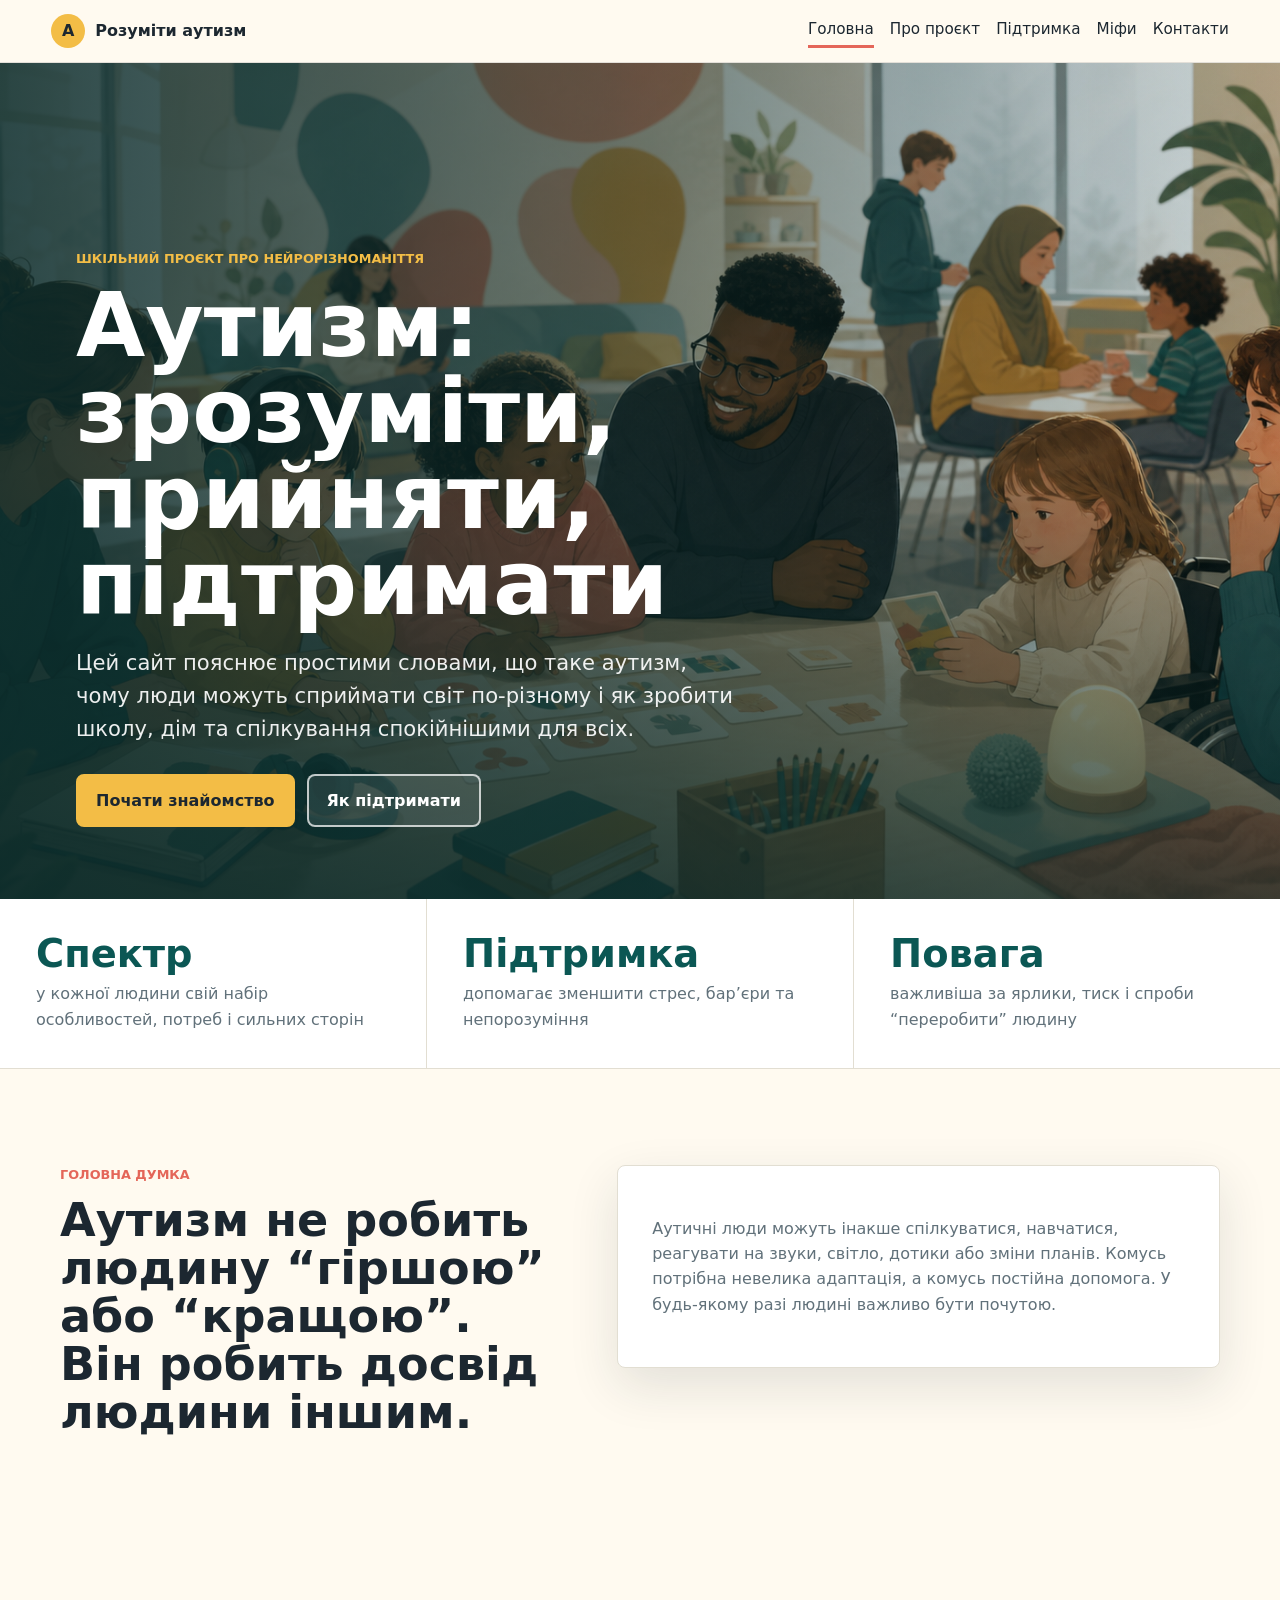
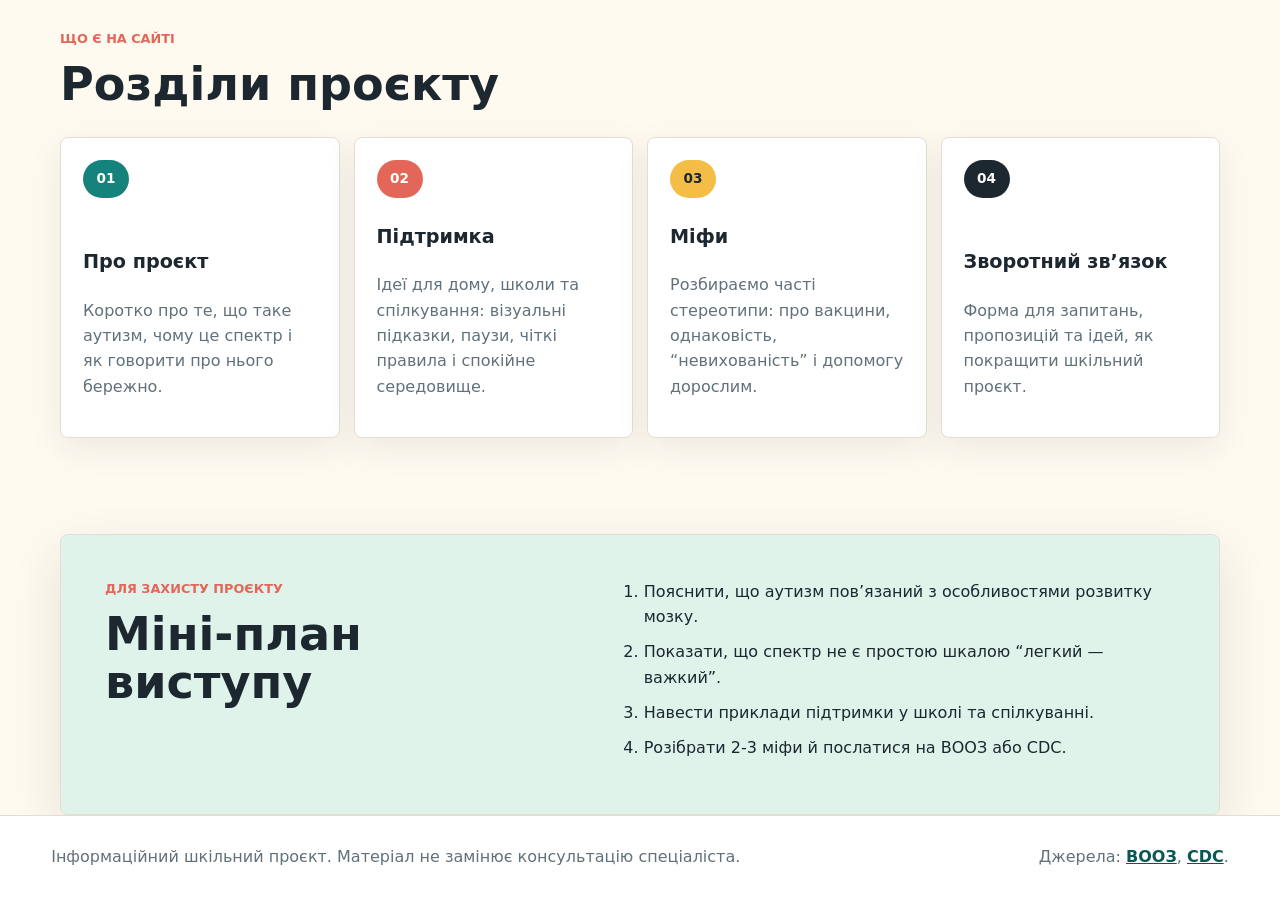
<file: index.html>
<!doctype html>
<html lang="uk">
  <head>
    <meta charset="utf-8">
    <meta name="viewport" content="width=device-width, initial-scale=1">
    <title>Розуміти аутизм | Шкільний проєкт</title>
    <meta name="description" content="Дружній шкільний сайт українською мовою про аутизм, підтримку та нейрорізноманіття.">
    <link rel="stylesheet" href="styles.css">
  </head>
  <body>
    <header class="site-header">
      <a class="brand" href="index.html"><span aria-hidden="true">A</span>Розуміти аутизм</a>
      <nav aria-label="Основна навігація">
        <a href="index.html" aria-current="page">Головна</a>
        <a href="about.html">Про проєкт</a>
        <a href="support.html">Підтримка</a>
        <a href="myths.html">Міфи</a>
        <a href="contact.html">Контакти</a>
      </nav>
    </header>

    <main>
      <section class="hero">
        <img src="assets/autism-support-hero.png" alt="Люди спілкуються та навчаються у спокійному інклюзивному просторі">
        <div class="hero-shade"></div>
        <div class="hero-content">
          <p class="kicker">Шкільний проєкт про нейрорізноманіття</p>
          <h1>Аутизм: зрозуміти, прийняти, підтримати</h1>
          <p class="lead">
            Цей сайт пояснює простими словами, що таке аутизм, чому люди можуть сприймати світ по-різному
            і як зробити школу, дім та спілкування спокійнішими для всіх.
          </p>
          <div class="actions">
            <a class="button primary" href="about.html">Почати знайомство</a>
            <a class="button ghost" href="support.html">Як підтримати</a>
          </div>
        </div>
      </section>

      <section class="facts-strip" aria-label="Ключові факти">
        <article>
          <strong>Спектр</strong>
          <span>у кожної людини свій набір особливостей, потреб і сильних сторін</span>
        </article>
        <article>
          <strong>Підтримка</strong>
          <span>допомагає зменшити стрес, бар’єри та непорозуміння</span>
        </article>
        <article>
          <strong>Повага</strong>
          <span>важливіша за ярлики, тиск і спроби “переробити” людину</span>
        </article>
      </section>

      <section class="section intro-grid">
        <div>
          <p class="kicker">Головна думка</p>
          <h2>Аутизм не робить людину “гіршою” або “кращою”. Він робить досвід людини іншим.</h2>
        </div>
        <div class="friendly-note">
          <p>
            Аутичні люди можуть інакше спілкуватися, навчатися, реагувати на звуки, світло, дотики або зміни планів.
            Комусь потрібна невелика адаптація, а комусь постійна допомога. У будь-якому разі людині важливо бути почутою.
          </p>
        </div>
      </section>

      <section class="section">
        <div class="section-head">
          <p class="kicker">Що є на сайті</p>
          <h2>Розділи проєкту</h2>
        </div>
        <div class="card-grid">
          <a class="card" href="about.html">
            <span class="badge teal">01</span>
            <h3>Про проєкт</h3>
            <p>Коротко про те, що таке аутизм, чому це спектр і як говорити про нього бережно.</p>
          </a>
          <a class="card" href="support.html">
            <span class="badge coral">02</span>
            <h3>Підтримка</h3>
            <p>Ідеї для дому, школи та спілкування: візуальні підказки, паузи, чіткі правила і спокійне середовище.</p>
          </a>
          <a class="card" href="myths.html">
            <span class="badge yellow">03</span>
            <h3>Міфи</h3>
            <p>Розбираємо часті стереотипи: про вакцини, однаковість, “невихованість” і допомогу дорослим.</p>
          </a>
          <a class="card" href="contact.html">
            <span class="badge ink">04</span>
            <h3>Зворотний зв’язок</h3>
            <p>Форма для запитань, пропозицій та ідей, як покращити шкільний проєкт.</p>
          </a>
        </div>
      </section>

      <section class="section soft-panel">
        <div>
          <p class="kicker">Для захисту проєкту</p>
          <h2>Міні-план виступу</h2>
        </div>
        <ol class="steps">
          <li>Пояснити, що аутизм пов’язаний з особливостями розвитку мозку.</li>
          <li>Показати, що спектр не є простою шкалою “легкий — важкий”.</li>
          <li>Навести приклади підтримки у школі та спілкуванні.</li>
          <li>Розібрати 2-3 міфи й послатися на ВООЗ або CDC.</li>
        </ol>
      </section>
    </main>

    <footer class="site-footer">
      <p>Інформаційний шкільний проєкт. Матеріал не замінює консультацію спеціаліста.</p>
      <p>
        Джерела:
        <a href="https://www.who.int/news-room/fact-sheets/detail/autism-spectrum-disorders">ВООЗ</a>,
        <a href="https://www.cdc.gov/autism/signs-symptoms/index.html">CDC</a>.
      </p>
    </footer>
  </body>
</html>
</file>
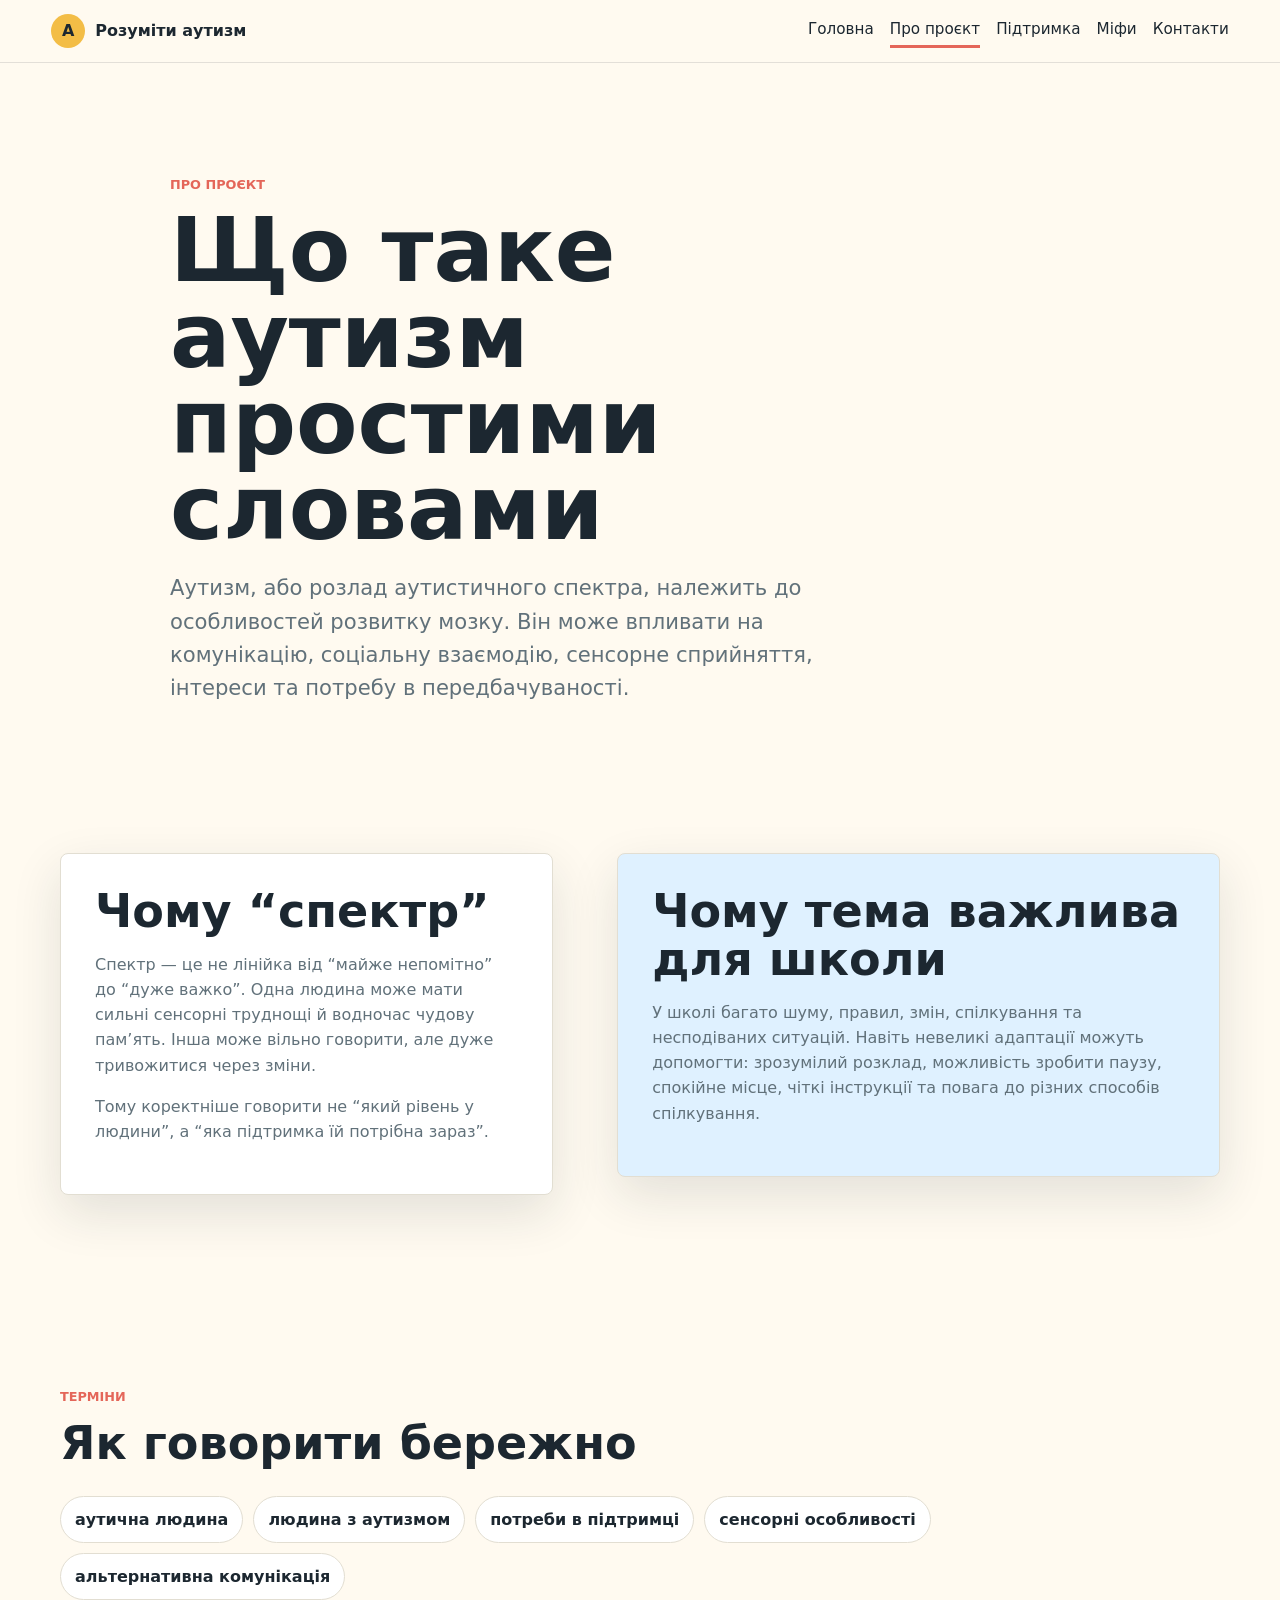
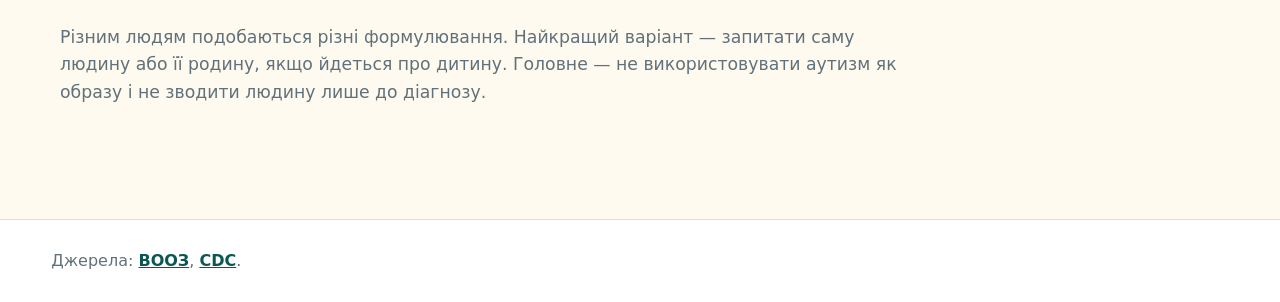
<file: about.html>
<!doctype html>
<html lang="uk">
  <head>
    <meta charset="utf-8">
    <meta name="viewport" content="width=device-width, initial-scale=1">
    <title>Про проєкт | Розуміти аутизм</title>
    <meta name="description" content="Що таке аутизм і чому важливо говорити про нього поважно.">
    <link rel="stylesheet" href="styles.css">
  </head>
  <body>
    <header class="site-header">
      <a class="brand" href="index.html"><span aria-hidden="true">A</span>Розуміти аутизм</a>
      <nav aria-label="Основна навігація">
        <a href="index.html">Головна</a>
        <a href="about.html" aria-current="page">Про проєкт</a>
        <a href="support.html">Підтримка</a>
        <a href="myths.html">Міфи</a>
        <a href="contact.html">Контакти</a>
      </nav>
    </header>

    <main class="page">
      <section class="page-hero compact">
        <p class="kicker">Про проєкт</p>
        <h1>Що таке аутизм простими словами</h1>
        <p class="lead dark">
          Аутизм, або розлад аутистичного спектра, належить до особливостей розвитку мозку.
          Він може впливати на комунікацію, соціальну взаємодію, сенсорне сприйняття, інтереси та потребу в передбачуваності.
        </p>
      </section>

      <section class="section two-column">
        <article class="text-block">
          <h2>Чому “спектр”</h2>
          <p>
            Спектр — це не лінійка від “майже непомітно” до “дуже важко”. Одна людина може мати сильні
            сенсорні труднощі й водночас чудову пам’ять. Інша може вільно говорити, але дуже тривожитися через зміни.
          </p>
          <p>
            Тому коректніше говорити не “який рівень у людини”, а “яка підтримка їй потрібна зараз”.
          </p>
        </article>
        <article class="text-block highlight">
          <h2>Чому тема важлива для школи</h2>
          <p>
            У школі багато шуму, правил, змін, спілкування та несподіваних ситуацій. Навіть невеликі адаптації можуть допомогти:
            зрозумілий розклад, можливість зробити паузу, спокійне місце, чіткі інструкції та повага до різних способів спілкування.
          </p>
        </article>
      </section>

      <section class="section">
        <div class="section-head">
          <p class="kicker">Терміни</p>
          <h2>Як говорити бережно</h2>
        </div>
        <div class="pill-list">
          <span>аутична людина</span>
          <span>людина з аутизмом</span>
          <span>потреби в підтримці</span>
          <span>сенсорні особливості</span>
          <span>альтернативна комунікація</span>
        </div>
        <p class="wide-copy">
          Різним людям подобаються різні формулювання. Найкращий варіант — запитати саму людину або її родину,
          якщо йдеться про дитину. Головне — не використовувати аутизм як образу і не зводити людину лише до діагнозу.
        </p>
      </section>
    </main>

    <footer class="site-footer">
      <p>Джерела: <a href="https://www.who.int/news-room/fact-sheets/detail/autism-spectrum-disorders">ВООЗ</a>, <a href="https://www.cdc.gov/autism/about/index.html">CDC</a>.</p>
    </footer>
  </body>
</html>
</file>
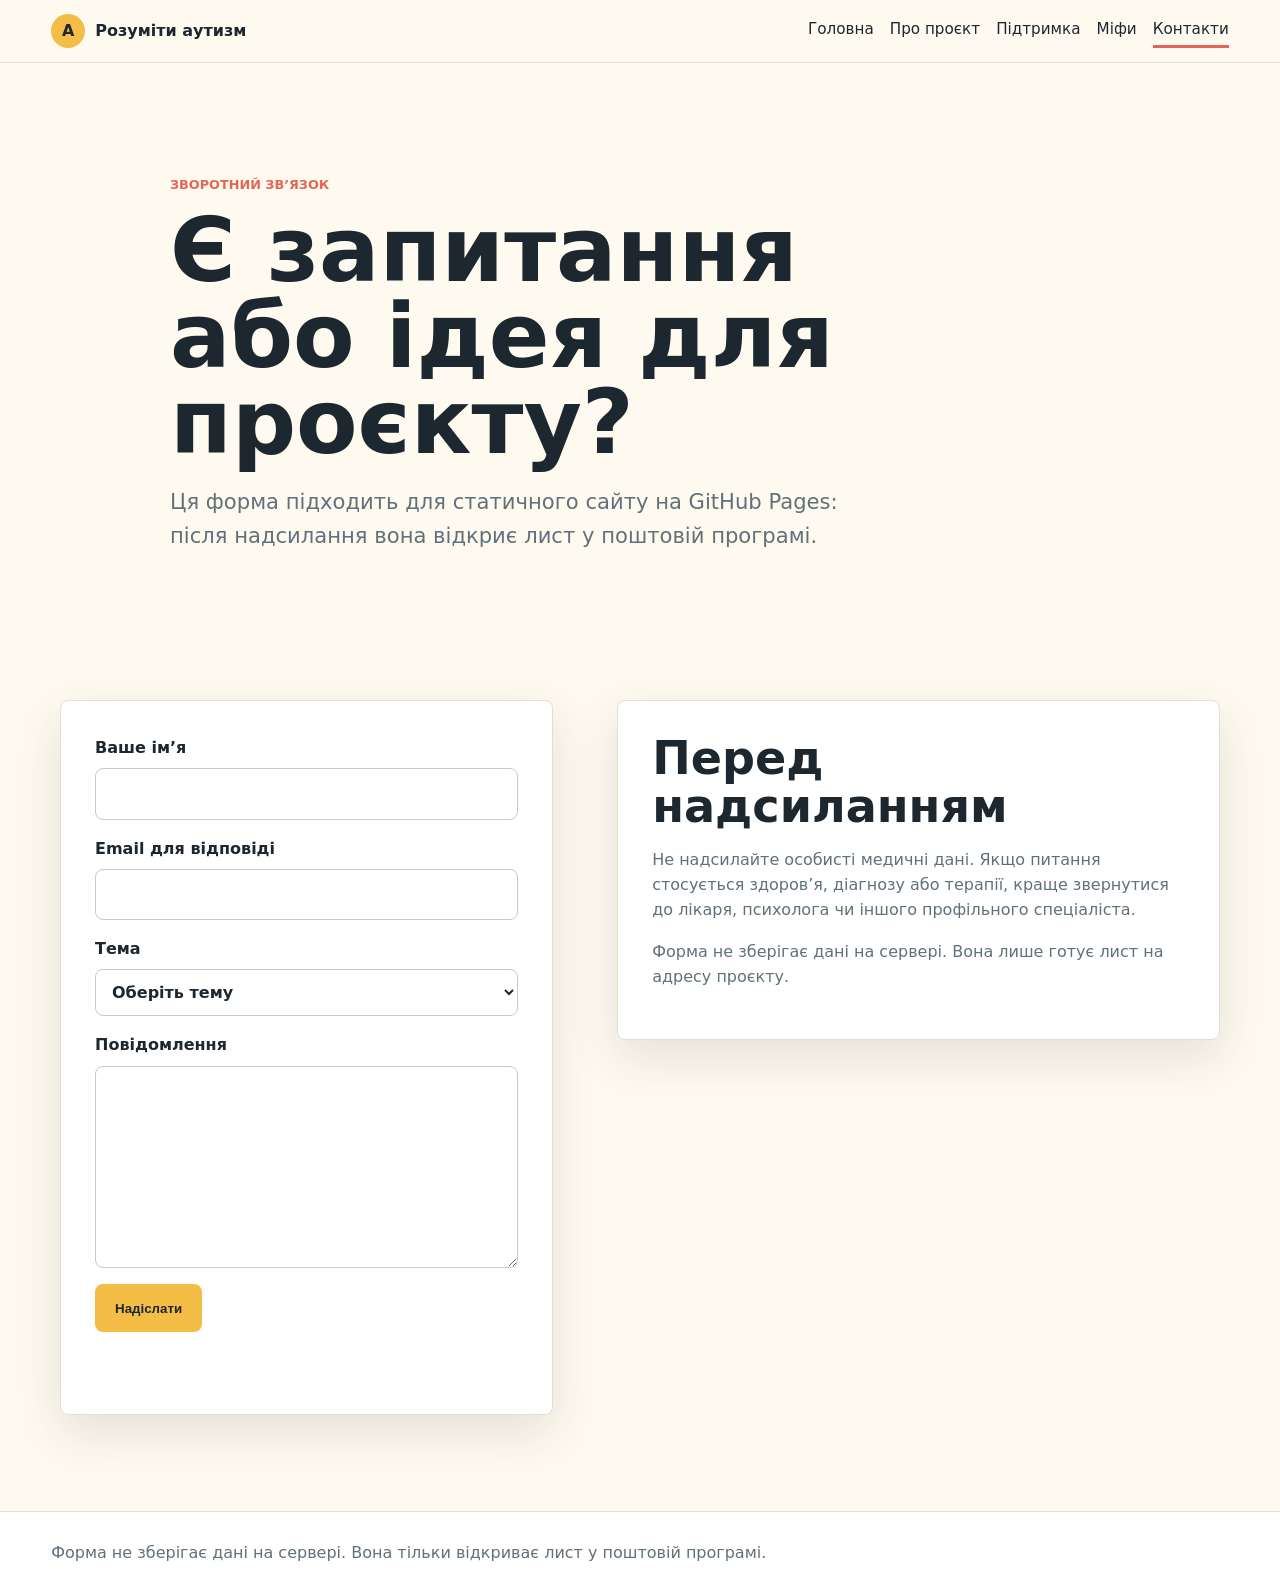
<file: contact.html>
<!doctype html>
<html lang="uk">
  <head>
    <meta charset="utf-8">
    <meta name="viewport" content="width=device-width, initial-scale=1">
    <title>Зворотний зв’язок | Розуміти аутизм</title>
    <meta name="description" content="Форма зворотного зв’язку для шкільного проєкту про аутизм.">
    <link rel="stylesheet" href="styles.css">
  </head>
  <body>
    <header class="site-header">
      <a class="brand" href="index.html"><span aria-hidden="true">A</span>Розуміти аутизм</a>
      <nav aria-label="Основна навігація">
        <a href="index.html">Головна</a>
        <a href="about.html">Про проєкт</a>
        <a href="support.html">Підтримка</a>
        <a href="myths.html">Міфи</a>
        <a href="contact.html" aria-current="page">Контакти</a>
      </nav>
    </header>

    <main class="page">
      <section class="page-hero compact">
        <p class="kicker">Зворотний зв’язок</p>
        <h1>Є запитання або ідея для проєкту?</h1>
        <p class="lead dark">
          Ця форма підходить для статичного сайту на GitHub Pages: після надсилання вона відкриє лист у поштовій програмі.
        </p>
      </section>

      <section class="section contact-layout">
        <form class="contact-form" id="feedbackForm">
          <label>
            Ваше ім’я
            <input name="name" type="text" autocomplete="name" required>
          </label>
          <label>
            Email для відповіді
            <input name="email" type="email" autocomplete="email" required>
          </label>
          <label>
            Тема
            <select name="topic" required>
              <option value="">Оберіть тему</option>
              <option>Запитання щодо змісту</option>
              <option>Ідея для шкільного проєкту</option>
              <option>Помилка на сайті</option>
              <option>Інше</option>
            </select>
          </label>
          <label>
            Повідомлення
            <textarea name="message" rows="7" required></textarea>
          </label>
          <button class="button primary form-button" type="submit">Надіслати</button>
          <p class="form-status" id="formStatus" role="status"></p>
        </form>

        <aside class="contact-note">
          <h2>Перед надсиланням</h2>
          <p>
            Не надсилайте особисті медичні дані. Якщо питання стосується здоров’я, діагнозу або терапії,
            краще звернутися до лікаря, психолога чи іншого профільного спеціаліста.
          </p>
          <p>
            Форма не зберігає дані на сервері. Вона лише готує лист на адресу проєкту.
          </p>
        </aside>
      </section>
    </main>

    <footer class="site-footer">
      <p>Форма не зберігає дані на сервері. Вона тільки відкриває лист у поштовій програмі.</p>
    </footer>
    <script src="contact.js"></script>
  </body>
</html>
</file>
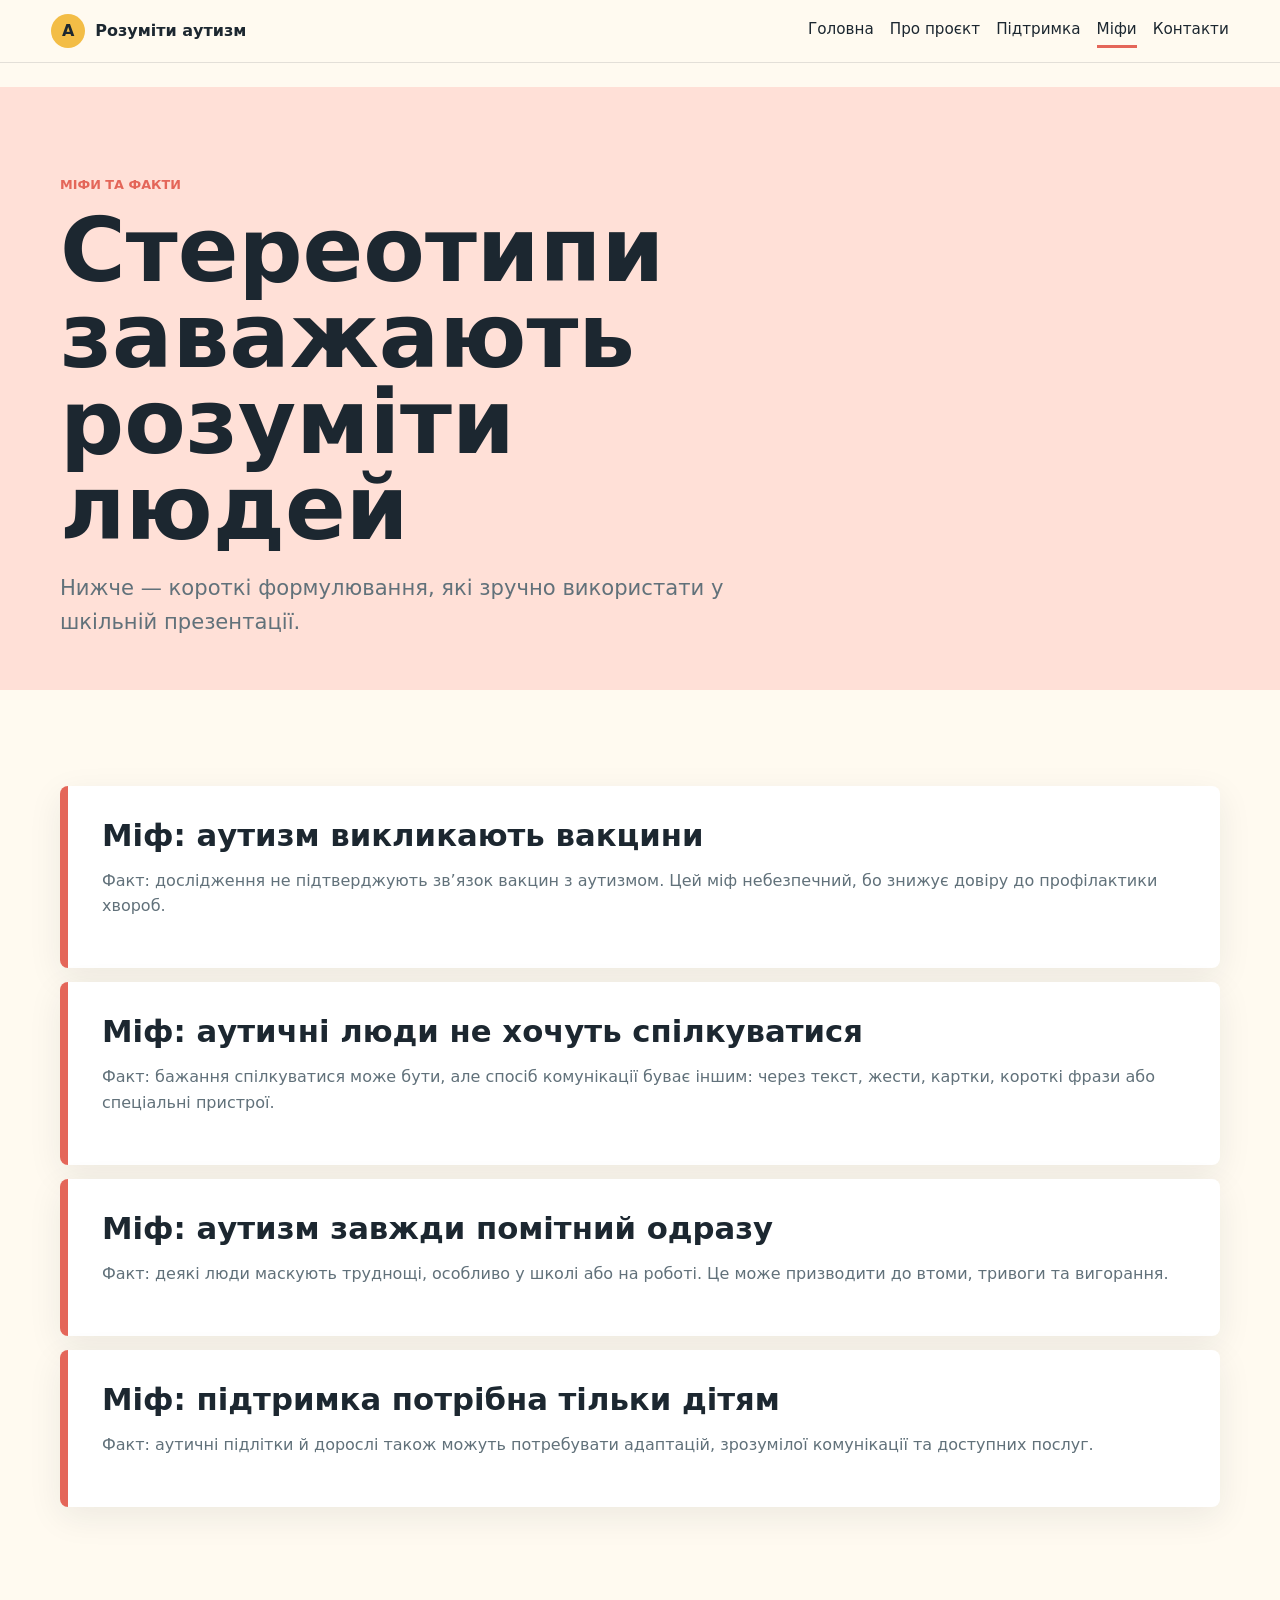
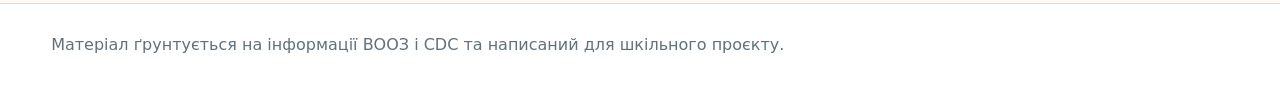
<file: myths.html>
<!doctype html>
<html lang="uk">
  <head>
    <meta charset="utf-8">
    <meta name="viewport" content="width=device-width, initial-scale=1">
    <title>Міфи | Розуміти аутизм</title>
    <meta name="description" content="Популярні міфи про аутизм і короткі факти для шкільного проєкту.">
    <link rel="stylesheet" href="styles.css">
  </head>
  <body>
    <header class="site-header">
      <a class="brand" href="index.html"><span aria-hidden="true">A</span>Розуміти аутизм</a>
      <nav aria-label="Основна навігація">
        <a href="index.html">Головна</a>
        <a href="about.html">Про проєкт</a>
        <a href="support.html">Підтримка</a>
        <a href="myths.html" aria-current="page">Міфи</a>
        <a href="contact.html">Контакти</a>
      </nav>
    </header>

    <main class="page">
      <section class="page-hero warm">
        <p class="kicker">Міфи та факти</p>
        <h1>Стереотипи заважають розуміти людей</h1>
        <p class="lead dark">Нижче — короткі формулювання, які зручно використати у шкільній презентації.</p>
      </section>

      <section class="section myth-list">
        <article>
          <h2>Міф: аутизм викликають вакцини</h2>
          <p>Факт: дослідження не підтверджують зв’язок вакцин з аутизмом. Цей міф небезпечний, бо знижує довіру до профілактики хвороб.</p>
        </article>
        <article>
          <h2>Міф: аутичні люди не хочуть спілкуватися</h2>
          <p>Факт: бажання спілкуватися може бути, але спосіб комунікації буває іншим: через текст, жести, картки, короткі фрази або спеціальні пристрої.</p>
        </article>
        <article>
          <h2>Міф: аутизм завжди помітний одразу</h2>
          <p>Факт: деякі люди маскують труднощі, особливо у школі або на роботі. Це може призводити до втоми, тривоги та вигорання.</p>
        </article>
        <article>
          <h2>Міф: підтримка потрібна тільки дітям</h2>
          <p>Факт: аутичні підлітки й дорослі також можуть потребувати адаптацій, зрозумілої комунікації та доступних послуг.</p>
        </article>
      </section>
    </main>

    <footer class="site-footer">
      <p>Матеріал ґрунтується на інформації ВООЗ і CDC та написаний для шкільного проєкту.</p>
    </footer>
  </body>
</html>
</file>
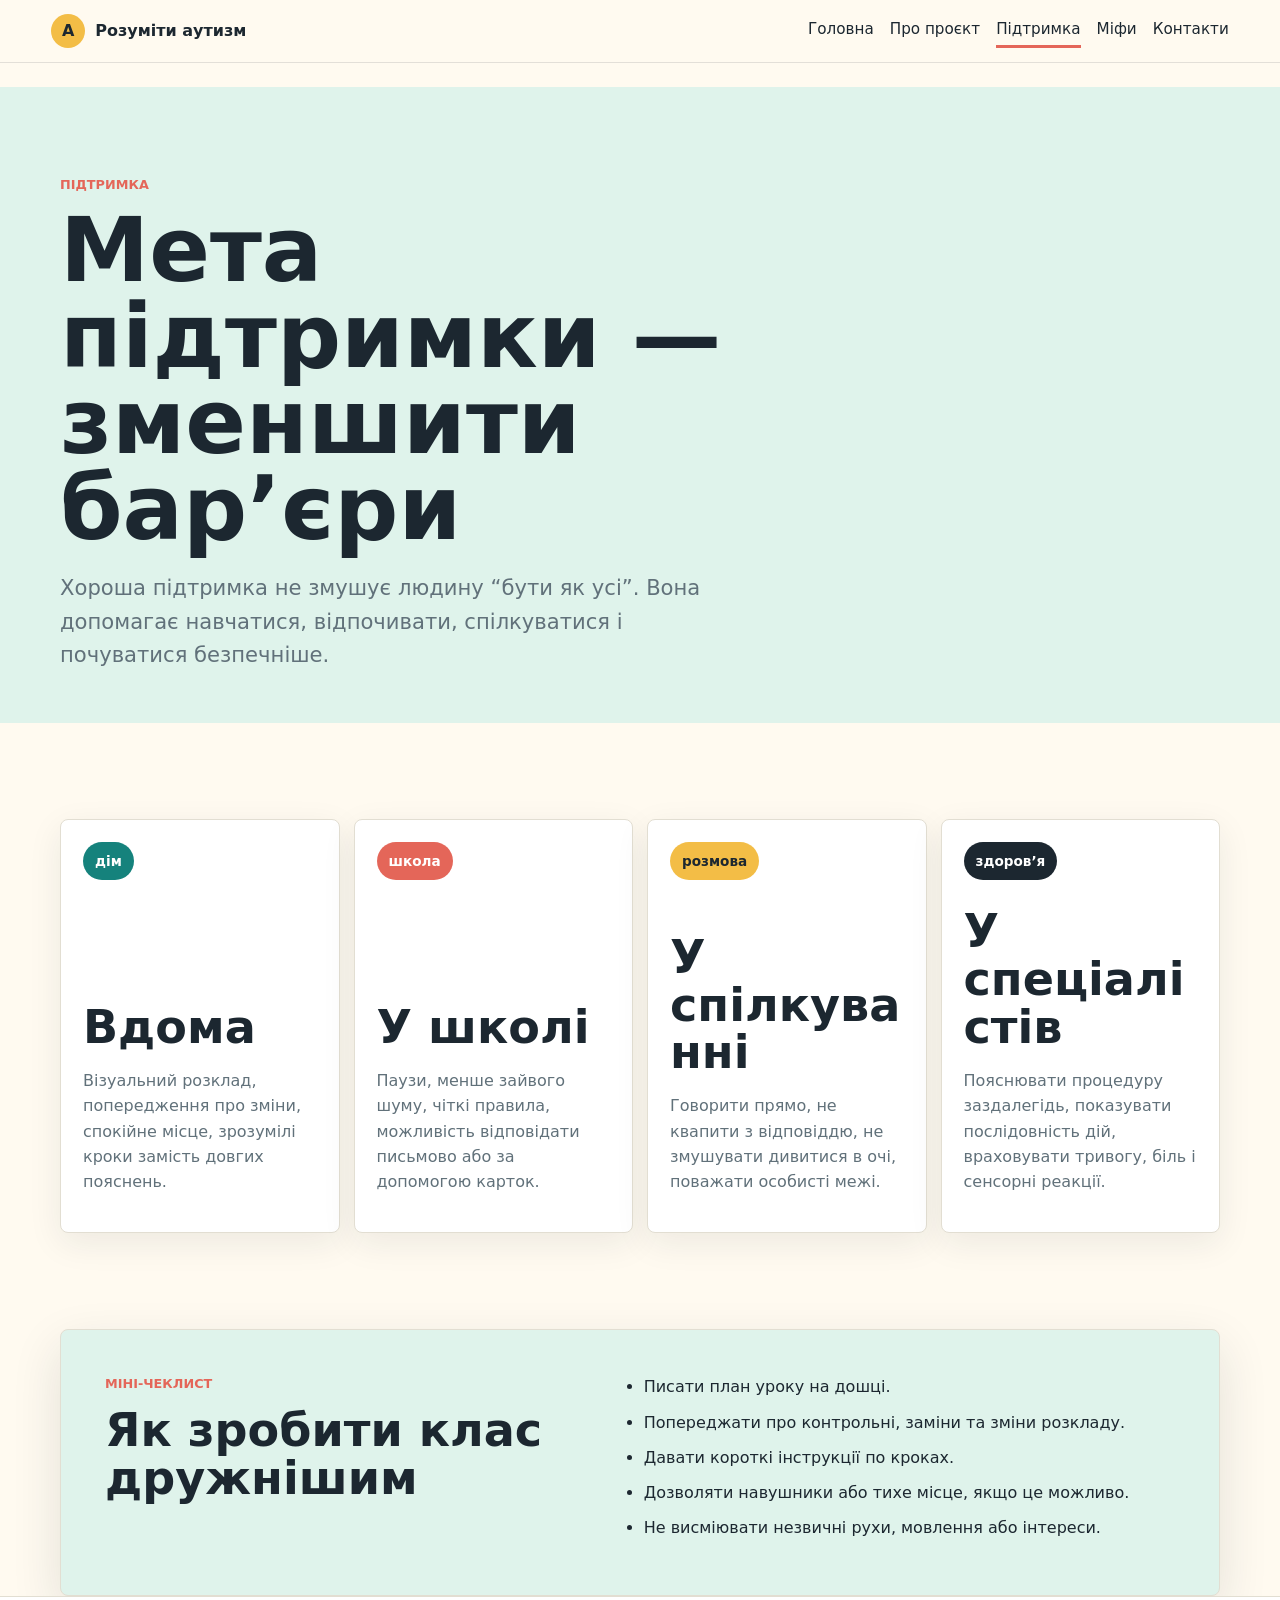
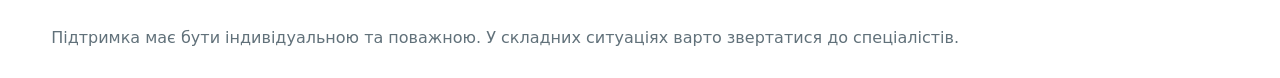
<file: support.html>
<!doctype html>
<html lang="uk">
  <head>
    <meta charset="utf-8">
    <meta name="viewport" content="width=device-width, initial-scale=1">
    <title>Підтримка | Розуміти аутизм</title>
    <meta name="description" content="Як підтримати аутичну людину вдома, у школі та в спілкуванні.">
    <link rel="stylesheet" href="styles.css">
  </head>
  <body>
    <header class="site-header">
      <a class="brand" href="index.html"><span aria-hidden="true">A</span>Розуміти аутизм</a>
      <nav aria-label="Основна навігація">
        <a href="index.html">Головна</a>
        <a href="about.html">Про проєкт</a>
        <a href="support.html" aria-current="page">Підтримка</a>
        <a href="myths.html">Міфи</a>
        <a href="contact.html">Контакти</a>
      </nav>
    </header>

    <main class="page">
      <section class="page-hero green">
        <p class="kicker">Підтримка</p>
        <h1>Мета підтримки — зменшити бар’єри</h1>
        <p class="lead dark">
          Хороша підтримка не змушує людину “бути як усі”. Вона допомагає навчатися, відпочивати,
          спілкуватися і почуватися безпечніше.
        </p>
      </section>

      <section class="section card-grid">
        <article class="card static">
          <span class="badge teal">дім</span>
          <h2>Вдома</h2>
          <p>Візуальний розклад, попередження про зміни, спокійне місце, зрозумілі кроки замість довгих пояснень.</p>
        </article>
        <article class="card static">
          <span class="badge coral">школа</span>
          <h2>У школі</h2>
          <p>Паузи, менше зайвого шуму, чіткі правила, можливість відповідати письмово або за допомогою карток.</p>
        </article>
        <article class="card static">
          <span class="badge yellow">розмова</span>
          <h2>У спілкуванні</h2>
          <p>Говорити прямо, не квапити з відповіддю, не змушувати дивитися в очі, поважати особисті межі.</p>
        </article>
        <article class="card static">
          <span class="badge ink">здоров’я</span>
          <h2>У спеціалістів</h2>
          <p>Пояснювати процедуру заздалегідь, показувати послідовність дій, враховувати тривогу, біль і сенсорні реакції.</p>
        </article>
      </section>

      <section class="section soft-panel">
        <div>
          <p class="kicker">Міні-чеклист</p>
          <h2>Як зробити клас дружнішим</h2>
        </div>
        <ul class="check-list">
          <li>Писати план уроку на дошці.</li>
          <li>Попереджати про контрольні, заміни та зміни розкладу.</li>
          <li>Давати короткі інструкції по кроках.</li>
          <li>Дозволяти навушники або тихе місце, якщо це можливо.</li>
          <li>Не висміювати незвичні рухи, мовлення або інтереси.</li>
        </ul>
      </section>
    </main>

    <footer class="site-footer">
      <p>Підтримка має бути індивідуальною та поважною. У складних ситуаціях варто звертатися до спеціалістів.</p>
    </footer>
  </body>
</html>
</file>
<file: styles.css>
:root {
  --ink: #1c2730;
  --muted: #61717a;
  --paper: #fffaf0;
  --surface: #ffffff;
  --teal: #15827c;
  --teal-dark: #0b5754;
  --coral: #e46659;
  --yellow: #f3bd46;
  --sky: #dff1ff;
  --mint: #dff3eb;
  --peach: #ffe0d7;
  --line: #e2ded2;
  --shadow: 0 18px 50px rgba(28, 39, 48, 0.12);
}

* {
  box-sizing: border-box;
}

html {
  scroll-behavior: smooth;
}

body {
  margin: 0;
  color: var(--ink);
  background: var(--paper);
  font-family: Inter, ui-sans-serif, system-ui, -apple-system, BlinkMacSystemFont, "Segoe UI", sans-serif;
  line-height: 1.58;
}

a {
  color: inherit;
}

.site-header {
  position: sticky;
  top: 0;
  z-index: 20;
  display: flex;
  align-items: center;
  justify-content: space-between;
  gap: 18px;
  padding: 14px clamp(16px, 4vw, 54px);
  border-bottom: 1px solid rgba(28, 39, 48, 0.12);
  background: rgba(255, 250, 240, 0.92);
  backdrop-filter: blur(14px);
}

.brand {
  display: inline-flex;
  align-items: center;
  gap: 10px;
  font-weight: 900;
  text-decoration: none;
  white-space: nowrap;
}

.brand span {
  display: grid;
  width: 34px;
  height: 34px;
  place-items: center;
  border-radius: 50%;
  color: var(--ink);
  background: var(--yellow);
}

nav {
  display: flex;
  flex-wrap: wrap;
  justify-content: flex-end;
  gap: 8px 16px;
  font-size: 0.95rem;
}

nav a {
  min-height: 34px;
  display: inline-flex;
  align-items: center;
  border-bottom: 3px solid transparent;
  text-decoration: none;
}

nav a:hover,
nav a:focus-visible,
nav a[aria-current="page"] {
  border-color: var(--coral);
}

.hero {
  position: relative;
  min-height: calc(100vh - 64px);
  display: grid;
  align-items: end;
  overflow: hidden;
  background: var(--teal-dark);
}

.hero img {
  position: absolute;
  inset: 0;
  width: 100%;
  height: 100%;
  object-fit: cover;
}

.hero-shade {
  position: absolute;
  inset: 0;
  background:
    linear-gradient(90deg, rgba(12, 44, 43, 0.86), rgba(12, 44, 43, 0.56) 48%, rgba(12, 44, 43, 0.12)),
    linear-gradient(0deg, rgba(12, 44, 43, 0.72), rgba(12, 44, 43, 0.05) 52%);
}

.hero-content {
  position: relative;
  width: min(760px, calc(100% - 36px));
  margin: 0 0 clamp(52px, 8vh, 96px) clamp(18px, 6vw, 76px);
  color: #fff;
}

.kicker {
  margin: 0 0 12px;
  color: var(--coral);
  font-size: 0.8rem;
  font-weight: 900;
  letter-spacing: 0;
  text-transform: uppercase;
}

.hero .kicker {
  color: var(--yellow);
}

h1,
h2,
h3,
p,
li {
  overflow-wrap: anywhere;
}

h1 {
  max-width: 820px;
  margin: 0;
  font-size: clamp(2.7rem, 7vw, 6.2rem);
  line-height: 0.96;
  letter-spacing: 0;
}

h2 {
  margin: 0;
  font-size: clamp(1.7rem, 3.6vw, 3.6rem);
  line-height: 1.04;
  letter-spacing: 0;
}

h3 {
  margin: 0 0 8px;
  font-size: 1.2rem;
  line-height: 1.18;
}

.lead {
  max-width: 670px;
  margin: 20px 0 0;
  color: rgba(255, 255, 255, 0.92);
  font-size: clamp(1.05rem, 2vw, 1.32rem);
}

.lead.dark {
  color: var(--muted);
}

.actions {
  display: flex;
  flex-wrap: wrap;
  gap: 12px;
  margin-top: 28px;
}

.button {
  display: inline-flex;
  align-items: center;
  justify-content: center;
  min-height: 48px;
  padding: 12px 18px;
  border: 2px solid var(--ink);
  border-radius: 8px;
  font-weight: 900;
  text-decoration: none;
  cursor: pointer;
}

.button.primary {
  border-color: var(--yellow);
  color: var(--ink);
  background: var(--yellow);
}

.button.ghost {
  border-color: rgba(255, 255, 255, 0.72);
  color: #fff;
  background: rgba(255, 255, 255, 0.1);
}

.facts-strip {
  display: grid;
  grid-template-columns: repeat(3, 1fr);
  gap: 1px;
  background: var(--line);
  border-bottom: 1px solid var(--line);
}

.facts-strip article {
  min-height: 142px;
  padding: clamp(22px, 4vw, 36px);
  background: var(--surface);
}

.facts-strip strong {
  display: block;
  margin-bottom: 8px;
  color: var(--teal-dark);
  font-size: clamp(1.6rem, 3vw, 2.5rem);
  line-height: 1;
}

.facts-strip span,
.card p,
.text-block p,
.wide-copy,
.site-footer p,
.contact-note p,
.form-status,
.myth-list p,
.friendly-note p {
  color: var(--muted);
}

.section,
.page-hero {
  width: min(1160px, calc(100% - 36px));
  margin: 0 auto;
}

.section {
  padding: clamp(58px, 8vw, 96px) 0;
}

.page {
  padding-top: 24px;
}

.page-hero {
  padding: clamp(48px, 8vw, 88px) 0 clamp(26px, 5vw, 52px);
}

.page-hero.compact {
  max-width: 940px;
}

.page-hero.green,
.page-hero.warm {
  width: 100%;
  max-width: none;
  padding-left: max(18px, calc((100vw - 1160px) / 2));
  padding-right: max(18px, calc((100vw - 1160px) / 2));
}

.page-hero.green {
  background: var(--mint);
}

.page-hero.warm {
  background: var(--peach);
}

.intro-grid,
.two-column,
.contact-layout,
.soft-panel {
  display: grid;
  grid-template-columns: 0.9fr 1.1fr;
  gap: clamp(26px, 5vw, 70px);
  align-items: start;
}

.section-head {
  max-width: 760px;
  margin-bottom: 28px;
}

.friendly-note,
.text-block,
.contact-note,
.soft-panel {
  border: 1px solid var(--line);
  border-radius: 8px;
  background: var(--surface);
  box-shadow: var(--shadow);
}

.friendly-note,
.text-block,
.contact-note {
  padding: clamp(22px, 4vw, 34px);
}

.text-block.highlight {
  background: var(--sky);
}

.card-grid {
  display: grid;
  grid-template-columns: repeat(4, minmax(0, 1fr));
  gap: 14px;
}

.card {
  min-height: 250px;
  display: flex;
  flex-direction: column;
  padding: 22px;
  border: 1px solid var(--line);
  border-radius: 8px;
  color: inherit;
  background: var(--surface);
  text-decoration: none;
  box-shadow: 0 10px 34px rgba(28, 39, 48, 0.08);
  transition: transform 160ms ease, box-shadow 160ms ease;
}

.card:not(.static):hover,
.card:not(.static):focus-visible {
  transform: translateY(-3px);
  box-shadow: 0 18px 42px rgba(28, 39, 48, 0.14);
}

.card h2,
.card h3 {
  margin-top: auto;
}

.badge {
  display: inline-grid;
  width: fit-content;
  min-width: 46px;
  height: 38px;
  place-items: center;
  margin-bottom: 28px;
  padding: 0 12px;
  border-radius: 999px;
  color: #fff;
  font-size: 0.85rem;
  font-weight: 900;
}

.badge.teal {
  background: var(--teal);
}

.badge.coral {
  background: var(--coral);
}

.badge.yellow {
  color: var(--ink);
  background: var(--yellow);
}

.badge.ink {
  background: var(--ink);
}

.soft-panel {
  padding: clamp(26px, 5vw, 44px);
  background: var(--mint);
}

.steps,
.check-list {
  margin: 0;
  padding-left: 22px;
}

.steps li,
.check-list li {
  margin-bottom: 10px;
}

.pill-list {
  display: flex;
  flex-wrap: wrap;
  gap: 10px;
  margin: 24px 0;
}

.pill-list span {
  padding: 10px 14px;
  border: 1px solid var(--line);
  border-radius: 999px;
  background: var(--surface);
  font-weight: 800;
}

.wide-copy {
  max-width: 840px;
  font-size: 1.08rem;
}

.myth-list {
  display: grid;
  gap: 14px;
}

.myth-list article {
  padding: clamp(22px, 4vw, 34px);
  border-left: 8px solid var(--coral);
  border-radius: 8px;
  background: var(--surface);
  box-shadow: 0 10px 34px rgba(28, 39, 48, 0.08);
}

.myth-list h2 {
  font-size: clamp(1.35rem, 2.4vw, 2.1rem);
}

.contact-form {
  display: grid;
  gap: 16px;
  padding: clamp(22px, 4vw, 34px);
  border: 1px solid var(--line);
  border-radius: 8px;
  background: var(--surface);
  box-shadow: var(--shadow);
}

label {
  display: grid;
  gap: 8px;
  color: var(--ink);
  font-weight: 800;
}

input,
select,
textarea {
  width: 100%;
  min-height: 46px;
  padding: 12px;
  border: 1px solid #cfc8bb;
  border-radius: 8px;
  color: var(--ink);
  background: #fff;
  font: inherit;
}

textarea {
  resize: vertical;
}

.form-button {
  width: fit-content;
}

code {
  padding: 2px 6px;
  border-radius: 6px;
  background: #f4ead8;
}

.site-footer {
  display: flex;
  flex-wrap: wrap;
  justify-content: space-between;
  gap: 12px 24px;
  padding: 28px clamp(16px, 4vw, 54px);
  border-top: 1px solid var(--line);
  background: var(--surface);
}

.site-footer p {
  margin: 0;
}

.site-footer a {
  color: var(--teal-dark);
  font-weight: 900;
}

@media (max-width: 980px) {
  .site-header {
    align-items: flex-start;
    flex-direction: column;
  }

  nav {
    justify-content: flex-start;
  }

  .facts-strip,
  .intro-grid,
  .two-column,
  .contact-layout,
  .soft-panel {
    grid-template-columns: 1fr;
  }

  .card-grid {
    grid-template-columns: repeat(2, minmax(0, 1fr));
  }
}

@media (max-width: 620px) {
  .brand {
    white-space: normal;
  }

  nav {
    gap: 4px 12px;
    font-size: 0.9rem;
  }

  .hero {
    min-height: 88vh;
  }

  .hero-shade {
    background: linear-gradient(0deg, rgba(12, 44, 43, 0.88), rgba(12, 44, 43, 0.42));
  }

  .hero-content {
    width: calc(100% - 32px);
    margin: 0 16px 38px;
  }

  h1 {
    font-size: clamp(2.35rem, 14vw, 4.7rem);
  }

  .actions,
  .button,
  .form-button {
    width: 100%;
  }

  .card-grid {
    grid-template-columns: 1fr;
  }

  .card {
    min-height: auto;
  }
}
</file>
